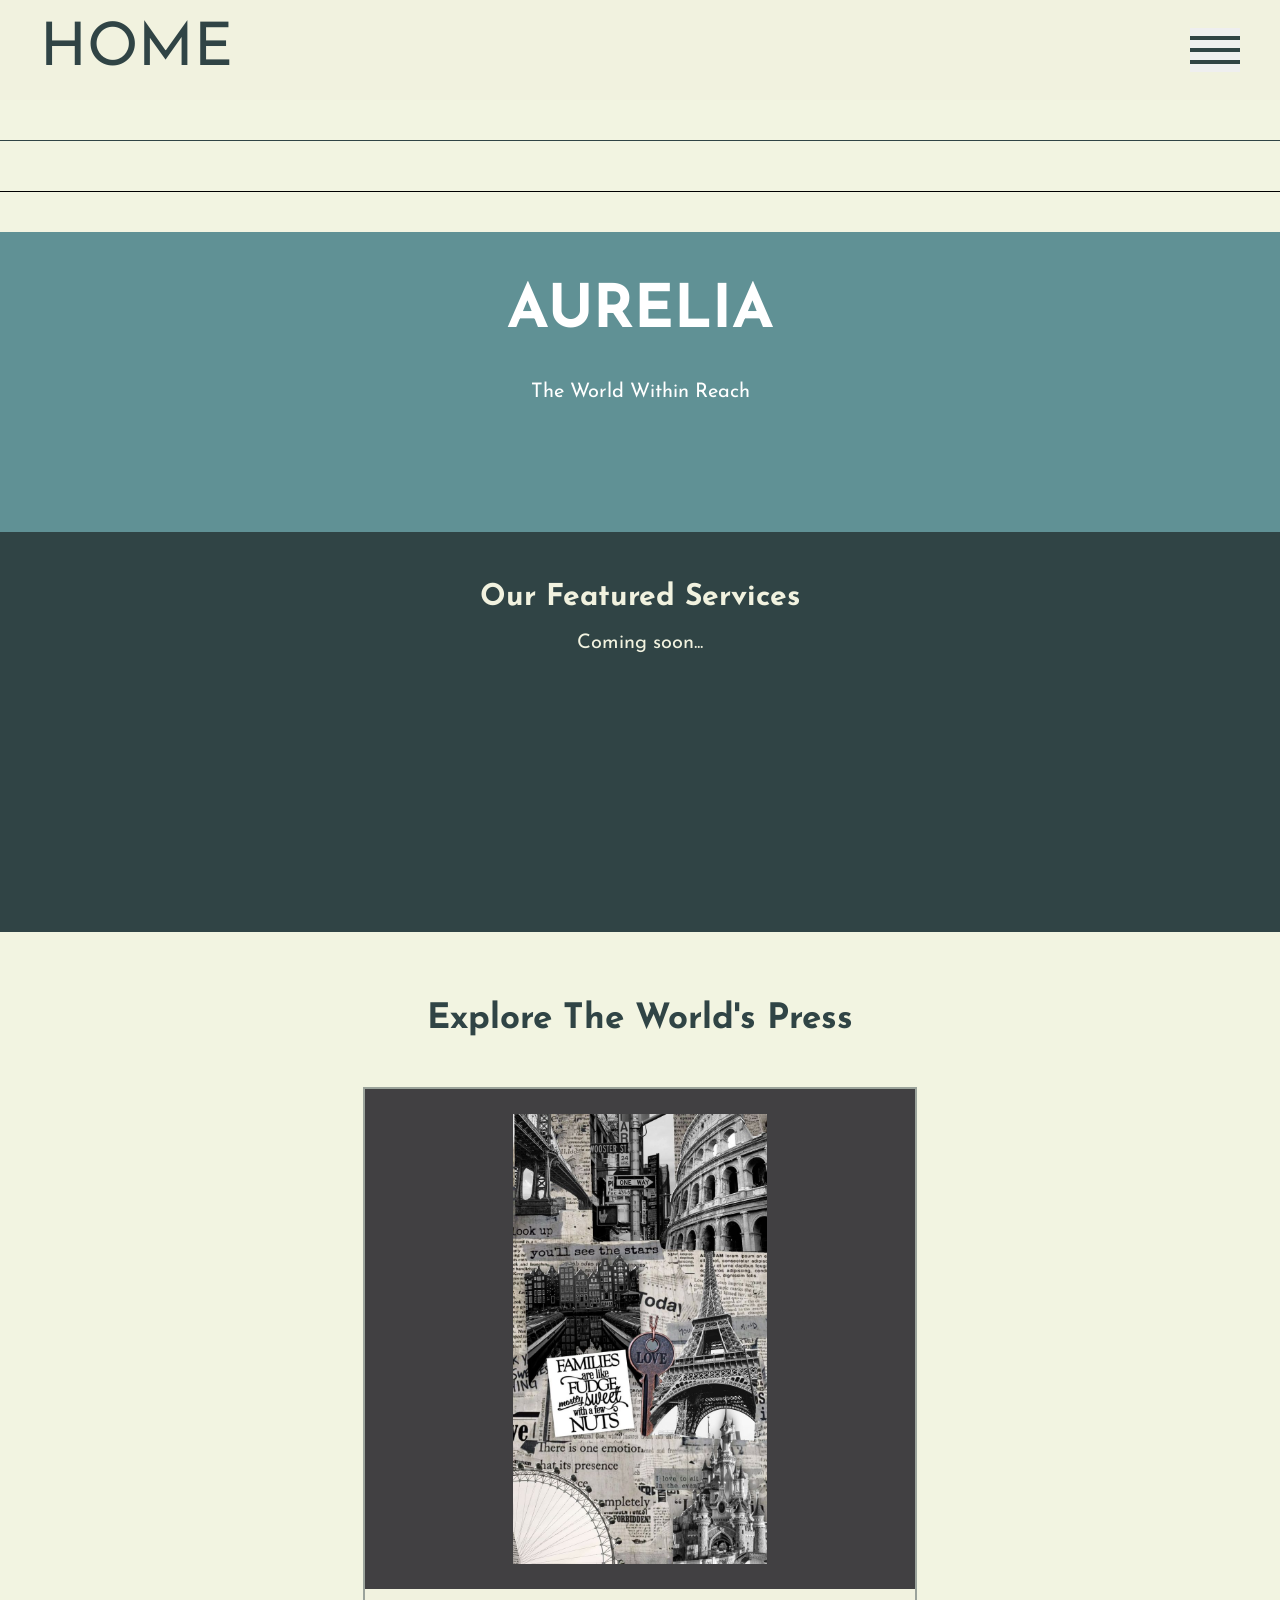
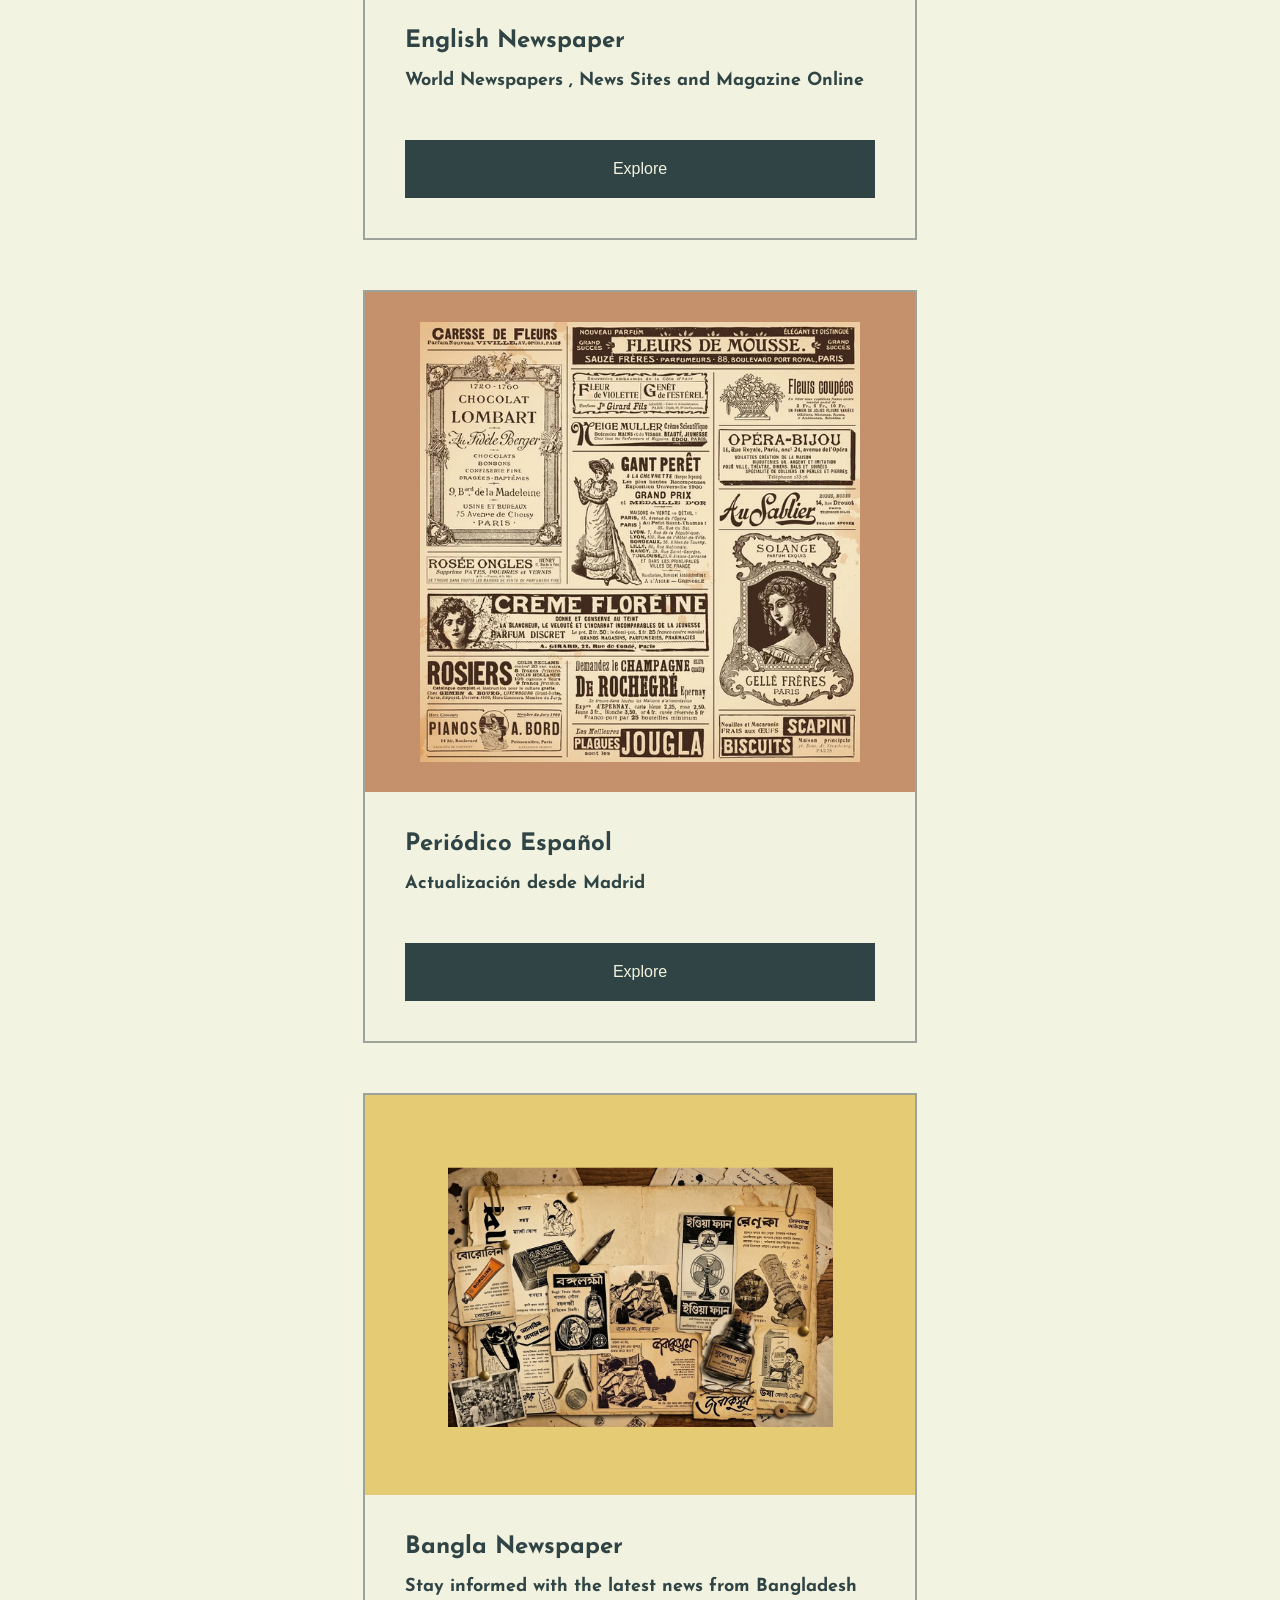
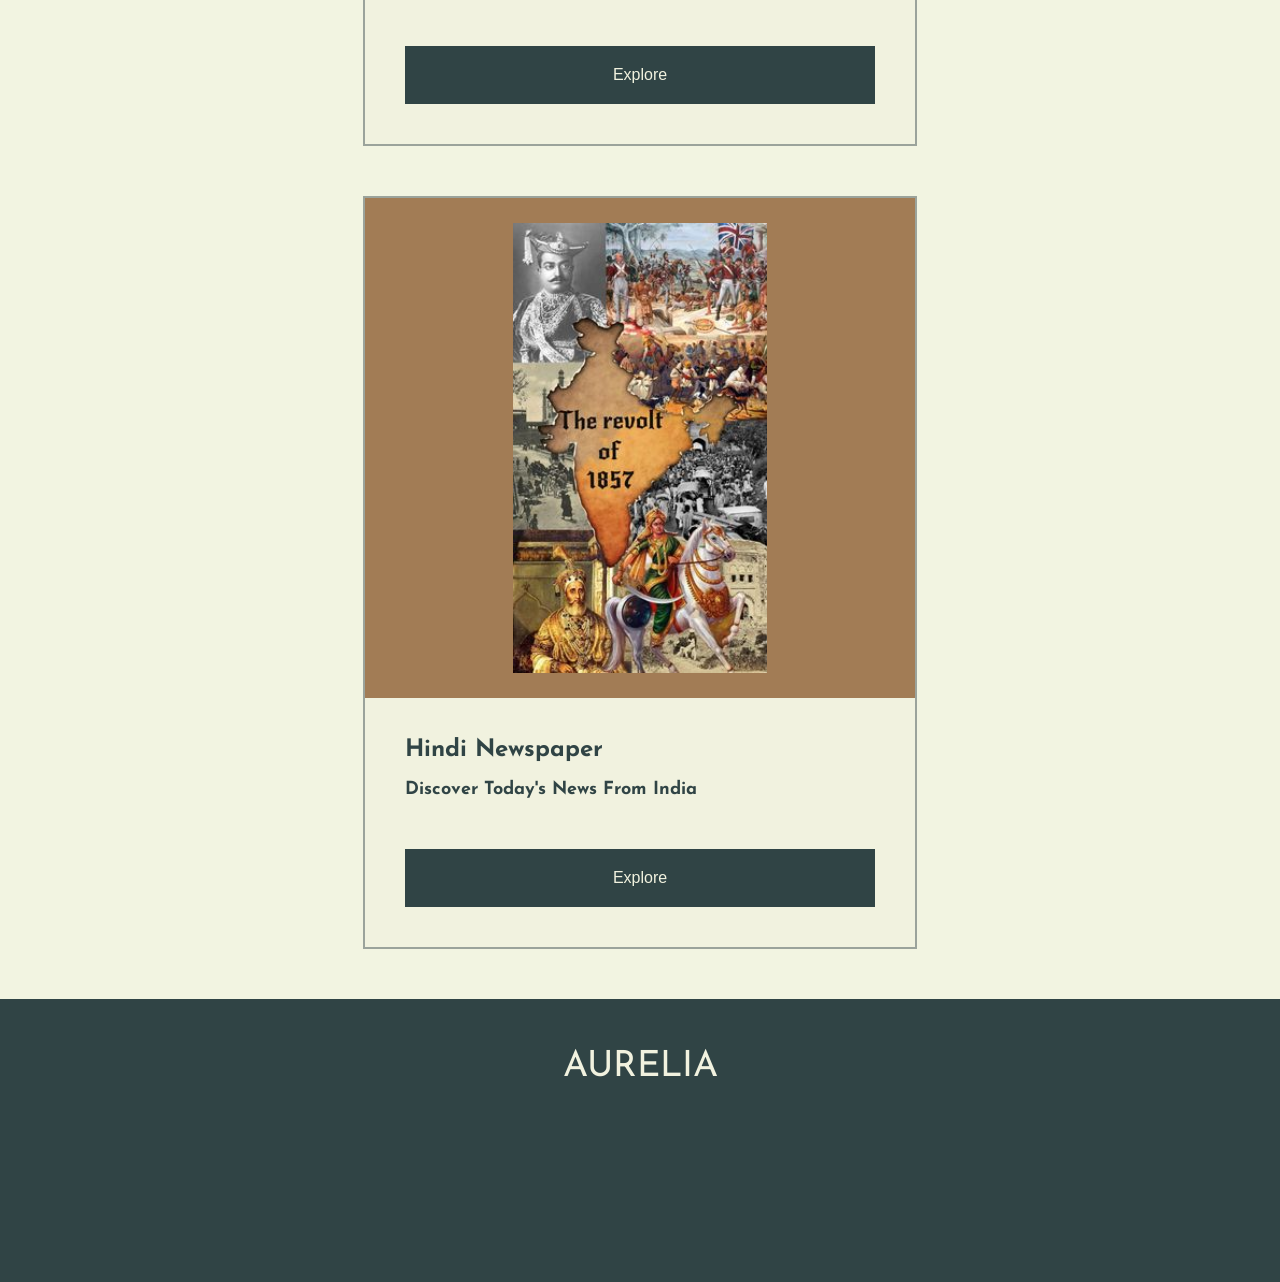
<file: index.html>
<!DOCTYPE html>
<html lang="en">

<head>
    <meta charset="UTF-8">
    <meta name="viewport" content="width=device-width, initial-scale=1.0">
    <link rel="stylesheet" href="./style.css">
</head>

<body>
    <div class="header">
        <div class="logo">HOME</div>
        <button class="menu-btn" onclick="openmenu()">
            <span></span>
            <span></span>
            <span></span>
        </button>
    </div>
    <div id="navMenu" class="nav-menu">
        <button class="close-btn" onclick="closemenu()">✕</button>
        <nav>
            <a href="index.html">Home</a>
            <a href="./about.html">About</a>
            <a href="#services" onclick="closemenu()">Services</a>
            <a href="./about.html">Contact</a>
        </nav>
    </div>
    <div class="line"></div>
    <div class="line2"></div>
    <div class="big-box">
        <h1>AURELIA</h1>
        <p>The World Within Reach</p>
    </div>
    <div class="big-box2" id="services">
        <h1>Our Featured Services</h1>
        <p>Coming soon...</p>
    </div>
    <div class="press-heading">
        <h1>Explore The World's Press</h1>
    </div>
    <div class="event-card first card">
        <div class="book-image">
            <img src="./assets/ENGLISH.jpg" alt="Book">
        </div>
        <div class="event-info">
            <h2>English Newspaper</h2>
            <h3>World Newspapers , News Sites and Magazine Online</h3>
            <button onclick="window.location.href='./english.html'">Explore</button>
        </div>
    </div>
    <div class="event-card second card">
        <div class="book-image">
            <img src="./assets/SPANISH.jpg" alt="Book">
        </div>
        <div class="event-info">
            <h2>Periódico Español</h2>
            <h3>Actualización desde Madrid</h3>
            <button onclick="window.location.href='./spanish.html'">Explore</button>
        </div>
    </div>
    <div class="event-card third card">
        <div class="book-image">
            <img src="./assets/BANGLA.png" alt="Book">
        </div>
        <div class="event-info">
            <h2>Bangla Newspaper</h2>
            <h3>Stay informed with the latest news from Bangladesh</h3>
            <button onclick="window.location.href='./bangla.html'">Explore</button>
        </div>
    </div>
    <div class="event-card fourth card">
        <div class="book-image">
            <img src="./assets/INDIA.jpg" alt="Book">
        </div>
        <div class="event-info">
            <h2>Hindi Newspaper</h2>
            <h3>Discover Today's News From India</h3>
            <button onclick="window.location.href='./hindi.html'">Explore</button>
        </div>
    </div>
    <div class="intro-box">
        <h1>AURELIA<br></h1>
        <p><br></p>
        <p><br></p>
    </div>

    <script>
        function openmenu() {
            document.getElementById("navMenu").style.transform = "translateX(0)";
        }
        function closemenu() {
            document.getElementById("navMenu").style.transform = "translateX(-100%)";
        }
    </script>
</body>

</html>
</file>
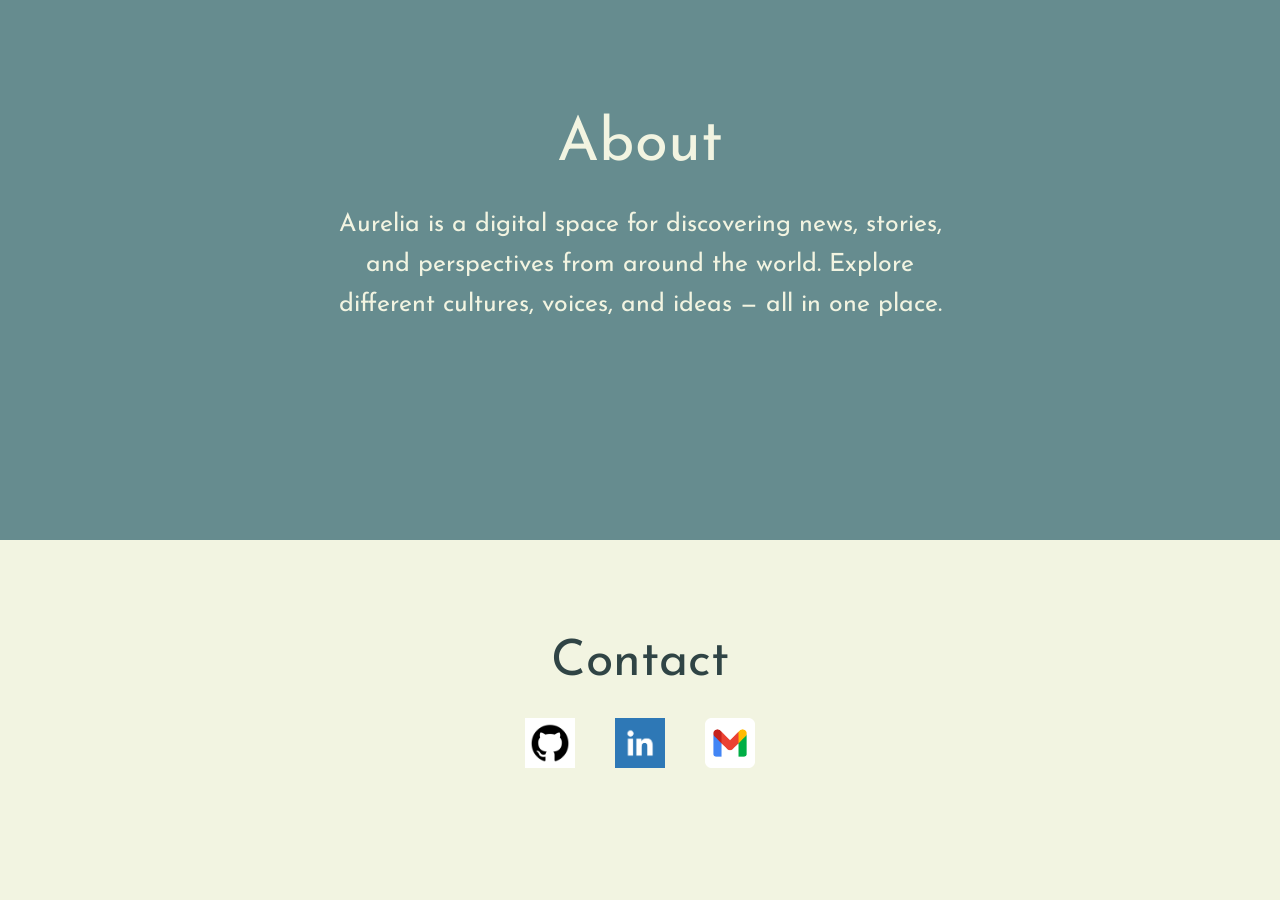
<file: about.html>
<!DOCTYPE html>
<html lang="en">

<head>
    <meta charset="UTF-8">
    <meta name="viewport" content="width=device-width, initial-scale=1.0">
    <link rel="stylesheet" href="./about.css">
    <title>Contact</title>
</head>

<body>

    <div class="intro-box">
        <h1>About </h1>
        <p>
             Aurelia is a digital space for discovering news, stories,
        and perspectives from around the world. Explore different
        cultures, voices, and ideas — all in one place.
        </p>

    </div>

    <div class="bottom-section">
        <h1>Contact</h1>
        <div class="social-logos">

            <a href="https://github.com/tahmeedahmed06-pixel" target="_blank">
                <img src="./assets/github.jpg" alt="GitHub">
            </a>

            <a href="https://www.linkedin.com/in/tahmeed-ahmed-57baba32b" target="_blank">
                <img src="./assets/linkedin.png" alt="LinkedIn">
            </a>
             <a href="mailto:tahmeedahmed06@gmail.com" target="_blank">
                <img src="./assets/gmail.png" alt="LinkedIn">
            </a>

        </div>
        <p></p>
    </div>

</body>

</html>
</file>
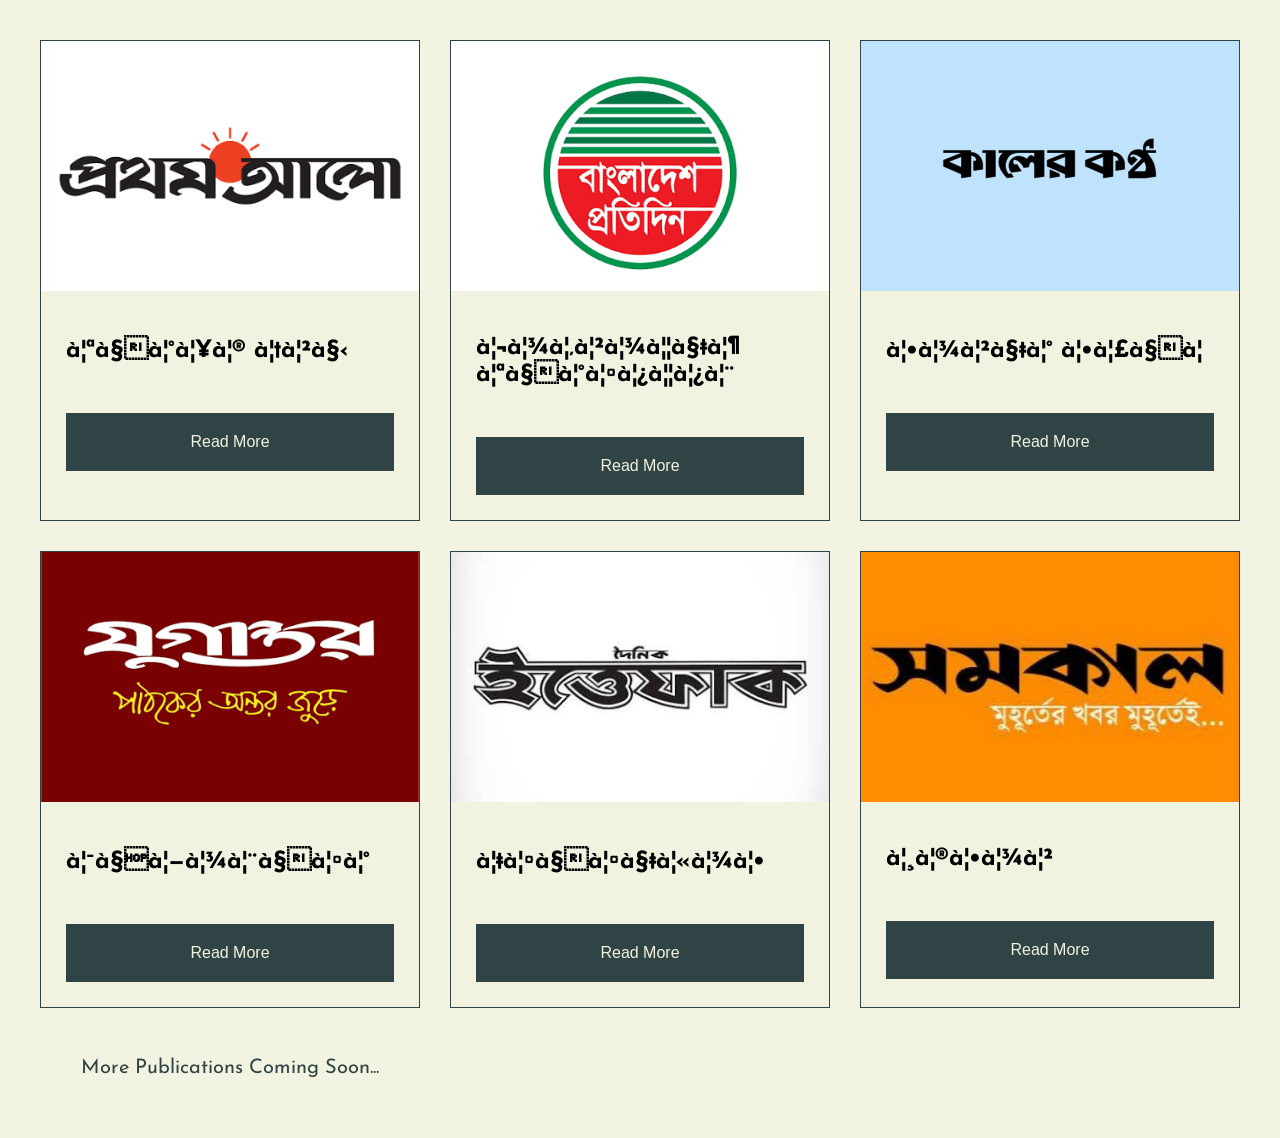
<file: bangla.html>
<!DOCTYPE html>
<html lang="en">

<head>
    <meta charset="" UTF-8">
    <meta name="viewport" content="width=device-width,initial-scale=1.0">
    <link rel="stylesheet" href="./page2.css">
</head>

<body>
    <div class="newspaper-grid">
        <div class="newspaper-card">
            <div class="newspaper-image">
                <img src="./assets/prothom.png" alt="Newspaper">
            </div>
            <div class="newspaper-info">
                <h2>প্রথম আলো</h2>
                <button onclick="window.open('https://www.prothomalo.com/', '_blank')">Read More</button>
            </div>
        </div>
        <div class="newspaper-card">
            <div class="newspaper-image">
                <img src="./assets/protidin.png" alt="Newspaper">
            </div>
            <div class="newspaper-info">
                <h2>বাংলাদেশ প্রতিদিন</h2>
                <button onclick="window.location.href='https://www.bd-pratidin.com/'">Read More</button>
            </div>
        </div>
        <div class="newspaper-card">
            <div class="newspaper-image">
                <img src="./assets/kantho.webp" alt="Newspaper">
            </div>
            <div class="newspaper-info">
                <h2>কালের কণ্ঠ</h2>

                <button onclick="window.open('https://www.kalerkantho.com/', '_blank')">Read More</button>
            </div>
        </div>
        <div class="newspaper-card">
            <div class="newspaper-image">
                <img src="./assets/jugantor.png" alt="Newspaper">
            </div>
            <div class="newspaper-info">
                <h2>যুগান্তর</h2>

                <button onclick="window.open('https://www.jugantor.com/', '_blank')">Read More</button>
            </div>
        </div>
        <div class="newspaper-card">
            <div class="newspaper-image">
                <img src="./assets/ittefaq.jpg" alt="Newspaper">
            </div>
            <div class="newspaper-info">
                <h2>ইত্তেফাক</h2>

                <button onclick="window.open('https://www.ittefaq.com.bd/', '_blank')">Read More</button>
            </div>
        </div>
        <div class="newspaper-card">
            <div class="newspaper-image">
                <img src="./assets/somokal.jpg" alt="Newspaper">
            </div>
            <div class="newspaper-info">
                <h2>সমকাল</h2>

                <button onclick="window.open('https://www.samakal.com/', '_blank')">Read More</button>
            </div>
        </div>
        <p class="ending">More Publications Coming Soon...</p>
</body>
</file>
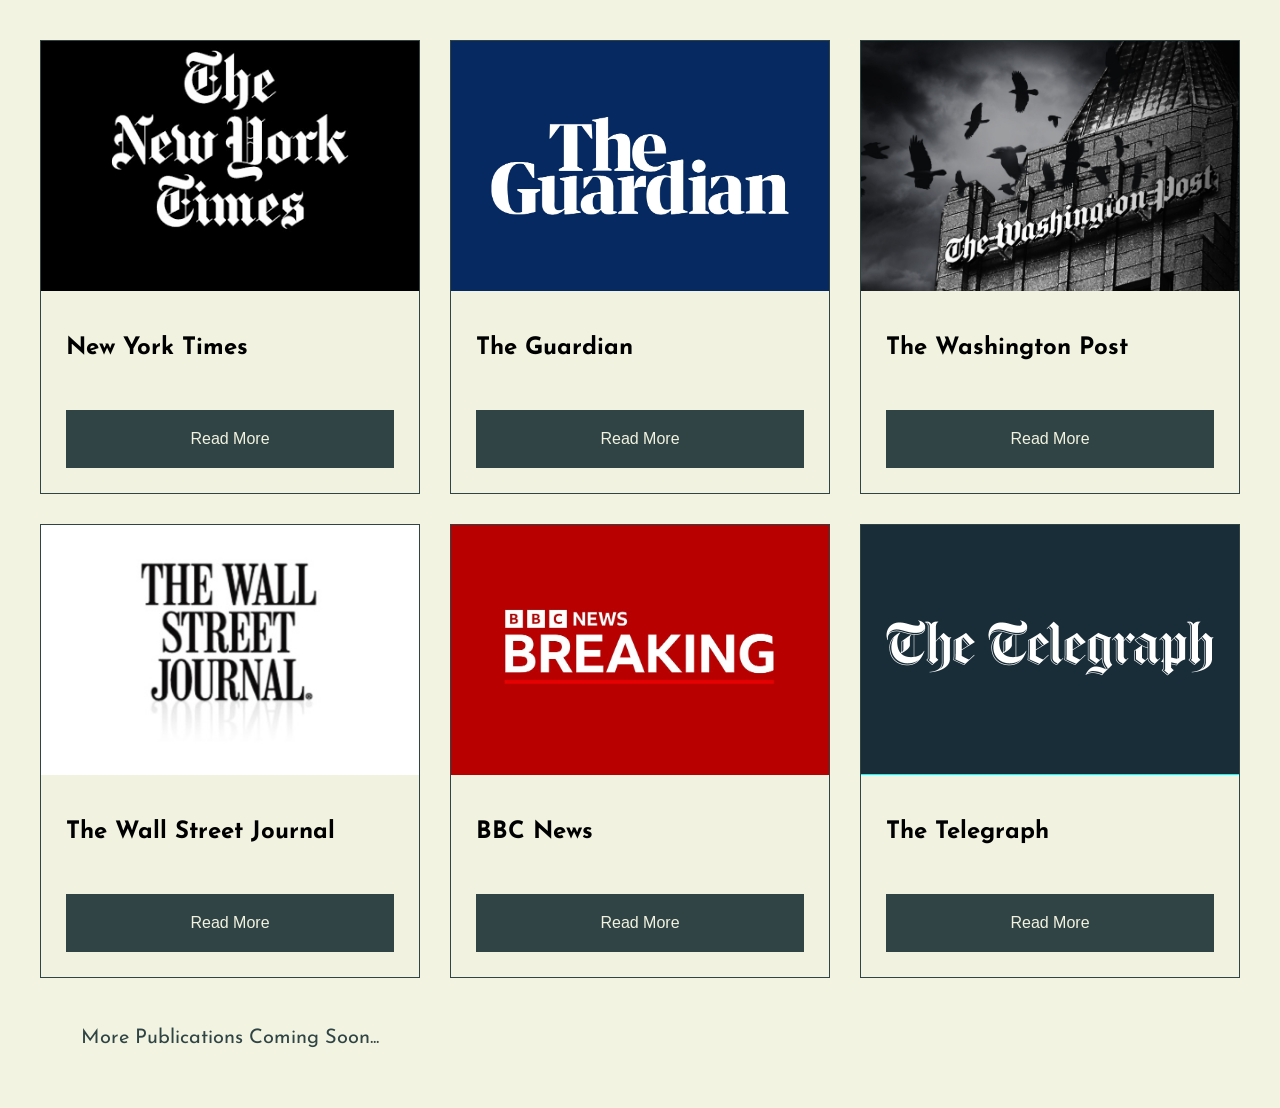
<file: english.html>
<!DOCTYPE html>
<html lang="en">

<head>
    <meta charset="" UTF-8">
    <meta name="viewport" content="width=device-width,initial-scale=1.0">
    <link rel="stylesheet" href="./page2.css">
</head>

<body>
    <div class="newspaper-grid">
        <div class="newspaper-card">
            <div class="newspaper-image">
                <img src="./assets/newyork.png" alt="Newspaper">
            </div>
            <div class="newspaper-info">
                <h2>New York Times</h2>
                <button onclick="window.open('https://www.nytimes.com/', '_blank')">Read More</button>
            </div>
        </div>
        <div class="newspaper-card">
            <div class="newspaper-image">
                <img src="./assets/guardian.jpg" alt="Newspaper">
            </div>
            <div class="newspaper-info">
                <h2>The Guardian</h2>
                <button onclick="window.location.href='https://www.theguardian.com/'">Read More</button>
            </div>
        </div>
        <div class="newspaper-card">
            <div class="newspaper-image">
                <img src="./assets/washington.jpg" alt="Newspaper">
            </div>
            <div class="newspaper-info">
                <h2>The Washington Post</h2>

                <button onclick="window.open('https://www.washingtonpost.com/', '_blank')">Read More</button>
            </div>
        </div>
        <div class="newspaper-card">
            <div class="newspaper-image">
                <img src="./assets/wall2.jpg" alt="Newspaper">
            </div>
            <div class="newspaper-info">
                <h2>The Wall Street Journal</h2>

                <button onclick="window.open('https://www.wsj.com/', '_blank')">Read More</button>
            </div>
        </div>
        <div class="newspaper-card">
            <div class="newspaper-image">
                <img src="./assets/bbc.jpg" alt="Newspaper">
            </div>
            <div class="newspaper-info">
                <h2>BBC News</h2>

                <button onclick="window.open('https://www.bbc.com/news', '_blank')">Read More</button>
            </div>
        </div>
        <div class="newspaper-card">
            <div class="newspaper-image">
                <img src="./assets/telegraph.png" alt="Newspaper">
            </div>
            <div class="newspaper-info">
                <h2>The Telegraph</h2>

                <button onclick="window.open('https://www.telegraph.co.uk/', '_blank')">Read More</button>
            </div>
        </div>
     <p class="ending">More Publications Coming Soon...</p>
</body>
</file>
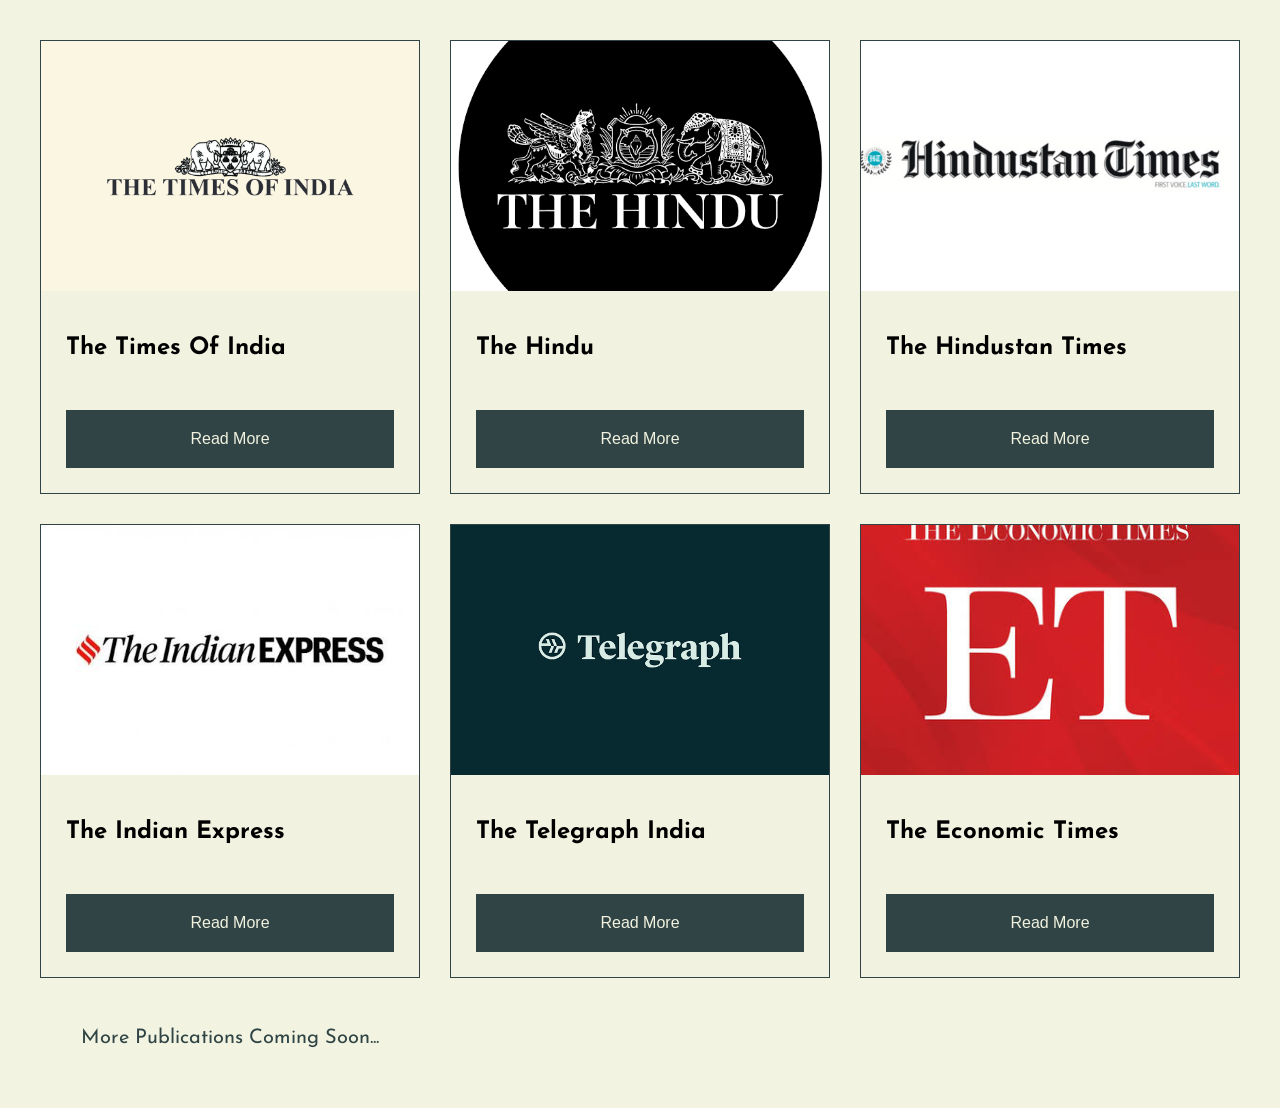
<file: hindi.html>
<!DOCTYPE html>
<html lang="en">

<head>
    <meta charset="" UTF-8">
    <meta name="viewport" content="width=device-width,initial-scale=1.0">
    <link rel="stylesheet" href="./page2.css">
</head>

<body>
    <div class="newspaper-grid">
        <div class="newspaper-card">
            <div class="newspaper-image">
                <img src="./assets/times.png" alt="Newspaper">
            </div>
            <div class="newspaper-info">
                <h2>The Times Of India</h2>
                <button onclick="window.open('https://www.timesofindia.indiatimes.com/', '_blank')">Read More</button>
            </div>
        </div>
        <div class="newspaper-card">
            <div class="newspaper-image">
                <img src="./assets/hindu.png" alt="Newspaper">
            </div>
            <div class="newspaper-info">
                <h2>The Hindu</h2>
                <button onclick="window.location.href='https://www.thehindu.com/'">Read More</button>
            </div>
        </div>
        <div class="newspaper-card">
            <div class="newspaper-image">
                <img src="./assets/hindustan.jpg" alt="Newspaper">
            </div>
            <div class="newspaper-info">
                <h2>The Hindustan Times</h2>

                <button onclick="window.open('https://www.hindustantimes.com/', '_blank')">Read More</button>
            </div>
        </div>
        <div class="newspaper-card">
            <div class="newspaper-image">
                <img src="./assets/indian.png" alt="Newspaper">
            </div>
            <div class="newspaper-info">
                <h2>The Indian Express</h2>

                <button onclick="window.open('https://www.indianexpress.com/', '_blank')">Read More</button>
            </div>
        </div>
        <div class="newspaper-card">
            <div class="newspaper-image">
                <img src="./assets/telegraphindia.png" alt="Newspaper">
            </div>
            <div class="newspaper-info">
                <h2>The Telegraph India </h2>

                <button onclick="window.open('https://www.telegraphindia.com/news', '_blank')">Read More</button>
            </div>
        </div>
        <div class="newspaper-card">
            <div class="newspaper-image">
                <img src="./assets/economic.jpg" alt="Newspaper">
            </div>
            <div class="newspaper-info">
                <h2>The Economic Times</h2>

                <button onclick="window.open('https://www.economictimes.indiatimes.com/', '_blank')">Read More</button>
            </div>
        </div>
        <p class="ending">More Publications Coming Soon...</p>
</body>
</file>
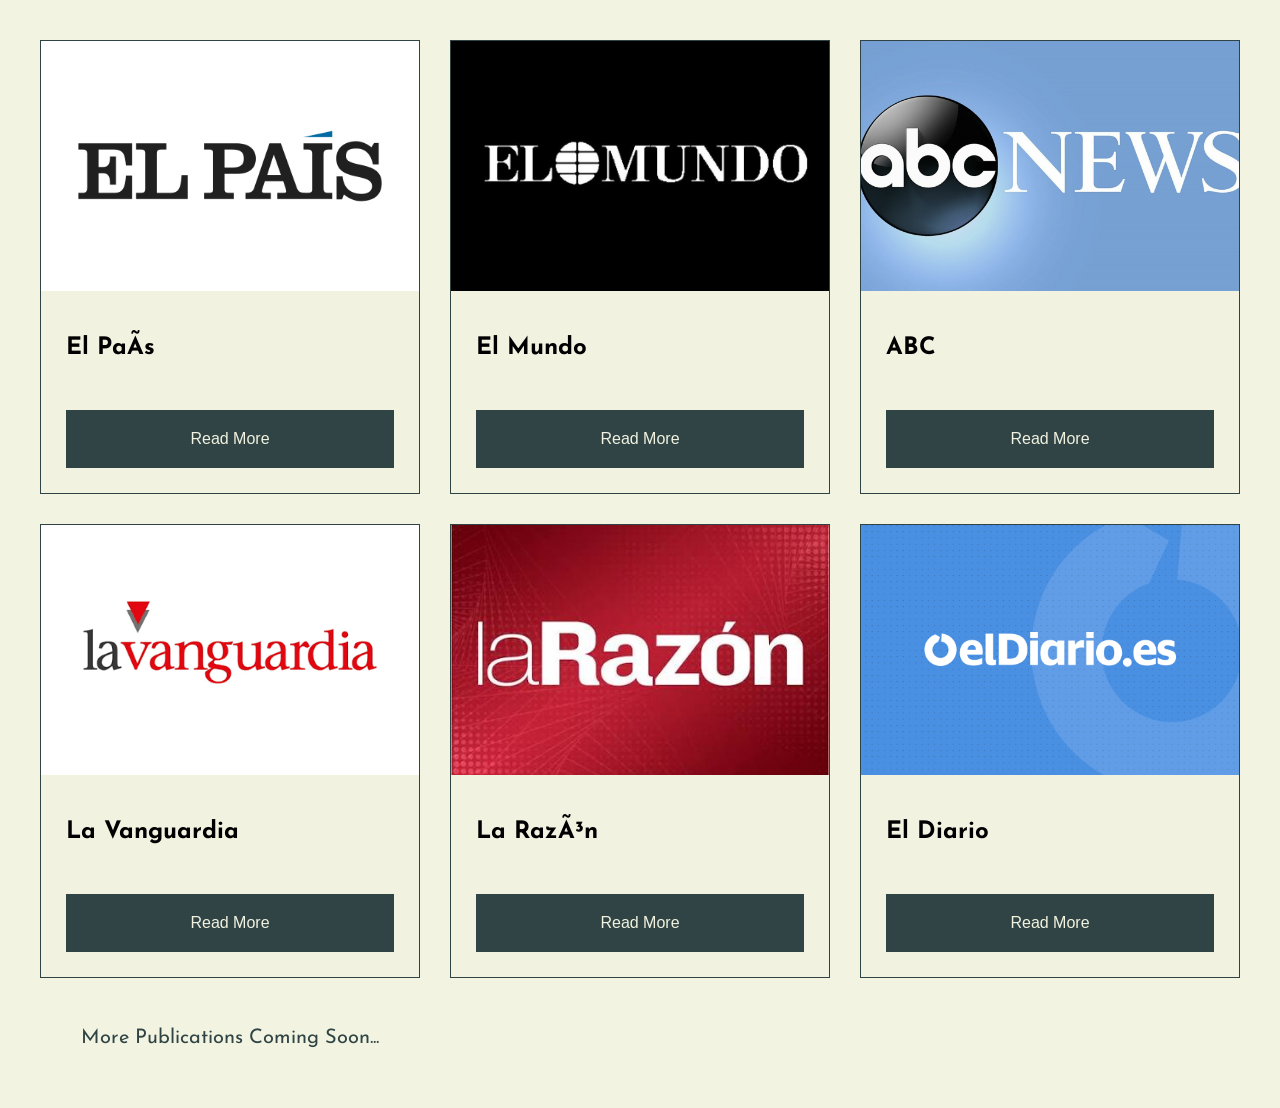
<file: spanish.html>
<!DOCTYPE html>
<html lang="en">

<head>
    <meta charset="" UTF-8">
    <meta name="viewport" content="width=device-width,initial-scale=1.0">
    <link rel="stylesheet" href="./page2.css">
</head>

<body>
    <div class="newspaper-grid">
        <div class="newspaper-card">
            <div class="newspaper-image">
                <img src="./assets/pais.png" alt="Newspaper">
            </div>
            <div class="newspaper-info">
                <h2>El País</h2>
                <button onclick="window.open('https://www.elpais.com/', '_blank')">Read More</button>
            </div>
        </div>
        <div class="newspaper-card">
            <div class="newspaper-image">
                <img src="./assets/mundo.jpg" alt="Newspaper">
            </div>
            <div class="newspaper-info">
                <h2>El Mundo</h2>
                <button onclick="window.location.href='https://www.elmundo.es/'">Read More</button>
            </div>
        </div>
        <div class="newspaper-card">
            <div class="newspaper-image">
                <img src="./assets/abc.jpg" alt="Newspaper">
            </div>
            <div class="newspaper-info">
                <h2>ABC</h2>

                <button onclick="window.open('https://www.abc.es/', '_blank')">Read More</button>
            </div>
        </div>
        <div class="newspaper-card">
            <div class="newspaper-image">
                <img src="./assets/vanguardia.png" alt="Newspaper">
            </div>
            <div class="newspaper-info">
                <h2>La Vanguardia</h2>

                <button onclick="window.open('https://www.lavanguardia.com/', '_blank')">Read More</button>
            </div>
        </div>
        <div class="newspaper-card">
            <div class="newspaper-image">
                <img src="./assets/razon.jpg" alt="Newspaper">
            </div>
            <div class="newspaper-info">
                <h2>La Razón</h2>

                <button onclick="window.open('https://www.larazon.com', '_blank')">Read More</button>
            </div>
        </div>
        <div class="newspaper-card">
            <div class="newspaper-image">
                <img src="./assets/diario.png" alt="Newspaper">
            </div>
            <div class="newspaper-info">
                <h2>El Diario</h2>

                <button onclick="window.open('https://www.eldiario.es/', '_blank')">Read More</button>
            </div>
        </div>
        <p class="ending">More Publications Coming Soon...</p>
</body>
</file>
<file: style.css>
@font-face {
    font-family: 'Josefin Sans';
    src: url("./assets/JosefinSans-VariableFont_wght.ttf");
}

body {
    font-family: 'Josefin Sans', sans-serif;
    margin: 0;
    padding: 0;
}

.header {
    height: 100px;
    background-color: #F1F2DF;
    display: flex;
    justify-content: space-between;
    align-items: center;
    padding: 0 40px;
    box-sizing: border-box;
}

.logo {
    font-size: 60px;
    color: #304445;
    line-height: 1;
}

.menu-btn {
    background-color: none;
    border: none;
    cursor: pointer;
    width: 50px;
    padding: 0;
}

.menu-btn span {
    display: block;
    height: 4px;
    background-color: #304445;
    margin: 8px 0;
}

.nav-menu {
    display: block;
    position: fixed;
    top: 0;
    left: 0;
    width: 300px;
    height: 100vh;
    z-index: 1000;
    background-color: #304445;
    padding: 60px;
    box-sizing: border-box;
    transform: translateX(-100%);
    transition: transform 0.3s ease;
}

.nav-menu nav {
    padding: 40px 0 0;
}

.nav-menu a {
    display: block;
    color: #F1F2DF;
    text-decoration: none;
    font-size: 40px;
    margin-bottom: 20px;
}

.close-btn {
    position: absolute;
    top: 15px;
    right: 20px;
    width: 50px;
    height: 50px;
    background: transparent;
    border: none;
    font-size: 40px;
    color: #F1F2DF;
    line-height: 50px;
    z-index: 1001;
    cursor: pointer;
}

body {
    margin: 0;
    background-color: #F2F4E1;
}

.line {
    width: 100%;
    height: 1px;
    background-color: #304445;
    ;
    margin-top: 40px;
}

.line2 {
    width: 100%;
    height: 1px;
    background-color: #000;
    margin-top: 50px;
}

.big-box {
    width: 100%;
    height: 300px;
    background-color: #609195;
    color: white;
   
}

.big-box2 {
    width: 100%;
    height: 400px;
    background-color: #304445;
    margin-top:0;
}

.big-box h1 {
    font-size: 60px;
    text-align: center;
    padding-top: 50px;
}

.big-box p {
    font-size: 20px;
    text-align: center;
    margin-top: 20px;
}

.big-box2 h1 {
    font-size: 30px;
    text-align: center;
    padding-top: 50px;
    color: #F1F2DF;
    margin-top: 0;
}

.big-box2 p {
    font-size: 20px;
    text-align: center;
    margin-top: 20px;
    color: #F1F2DF;
}

.press-heading {
    text-align : center ;
    margin-top :70px;
    margin-bottom:50px;
}
.press-heading h1{
    color : #304445;
    font-size : 35px;
}
.event-card {
    width: 80%;
    max-width: 550px;
    margin: 50px auto;
    border: 2px solid #9ba39b;
    background-color: #F1F2DF;
    margin-top: 10px;
}

.event-card.third .book-image {
    background-color: #e6cb75
}

.event-card.first .book-image {
    background-color: #414042
}

.event-card.fourth .book-image {
    background-color: #A27C55
}
.event-card.second .book-image {
    background-color : #c4916c
}
.book-image {
    height: 500px;
    background-color: #514F5E;
    display: flex;
    justify-content: center;
    align-items: center;
}
.event-card.third .book-image {
    height : 400px;
}
.event-card.third .book-image img {
    width: 70%;
    height : 100%;
    object-fit :contain;
}

.book-image img {
    width: 80%;
    height: 90%;
    object-fit: contain;
}

.event-info {
    padding: 40px;
}

.event-info h2 {
    color: #304445;
    font-size: 24px;
    margin: 0;
}

.event-info h3 {
    color: #304445;
    font-size: 18px;
}

.event-info button {
    display: block;
    width: 100%;
    margin-top: 50px;
    padding: 20px;
    background-color: #304445;
    color: #F1F2DF;
    text-align: center;
    border: none;
    font-size: 16px;
}

.intro-box {
    width: 100%;
    background-color: #304445;
    text-align: center;
    padding: 50px 0;
    color: #F1F2DF;
}

.intro-box h1 {
    font-size: 36px;
    font-weight: normal;
    margin: 0 0 30px;
}

.intro-box p {
    font-size: 24px;
    line-height: 1.4;
    margin: 25px 0;
}
@media (max-width: 768px) {

    .event-card.third .book-image {
        height: 200px;
    }

    .event-card.second .book-image {
        height: 300px;
    }


}
</file>
<file: about.css>
@font-face {
    font-family: 'Josefin Sans';
    src: url("./assets/JosefinSans-VariableFont_wght.ttf");
}

body {
    font-family: 'Josefin Sans', sans-serif;
    margin: 0;
    padding: 0;
}

.intro-box {
    height: 60vh;
    background-color: #668C8F;
    display: flex;
    flex-direction: column;
    justify-content: center;
    align-items: center;
    box-sizing: border-box;
    padding-bottom: 100px;
}

.intro-box h1 {
    font-size: 60px;
    font-weight: normal;
    color: #F2F4E1;
    margin: 0 0 30px;
    text-align: center;
}
.intro-box p{
    max-width : 650px;
    font-size:25px;
    line-height : 1.6;
    text-align: center;
    margin : 0;
    color : #F2F4E1;

}
.social-logos {
    display: flex;
    gap: 40px;
    justify-content: center;
    align-items: center;
}

.social-logos img {
    width: 50px;
    height: 50px;
    object-fit: contain;
}

.bottom-section {
    height: 40vh;
    background-color: #F2F4E1;
    display: flex;
    flex-direction : column;
    justify-content: center;
    align-items: center;
    text-align: center;
    box-sizing: border-box;
}

.bottom-section h1 {
    color: #304445;
    font-size: 50px;
    font-weight: normal;
    margin: 0 0 30px;
}
</file>
<file: page2.css>
@font-face {
    font-family: 'Josefin Sans';
    src: url("./assets/JosefinSans-VariableFont_wght.ttf");
}

body {
    font-family: 'Josefin Sans', sans-serif;
    margin: 0;
    padding: 0;
}

body {
    margin: 0;
    background-color: #F2F4E1;
}

.newspaper-grid {
    display: grid;
    grid-template-columns: repeat(3 ,1fr);
    gap: 30px;
    padding: 40px;
}

.newspaper-card {
    width: 100%;
    box-sizing: border-box;
    border: 1px solid #304445;
    background-color: #F1F2DF;
}

.newspaper-image {
    height: 250px;
    background-color: #4B4F5C;
    display: flex;
    justify-content: center;
    align-items: center;
}

.newspaper-image img {
    width: 100%;
    height: 100%;
    object-fit: cover;
}

.newspaper-info {
    padding: 25px;
}

.newspaper-info a {
    display: block;
    margin-top: 20px;
    padding: 10px;
    background-color: #304445;
    color: #F1F2DF;
    text-align: center;
    text-decoration: none;
}

.newspaper-info button {
    display: block;
    width: 100%;
    margin-top: 50px;
    padding: 20px;
    background-color: #304445;
    color: #F1F2DF;
    text-align: center;
    border: none;
    font-size: 16px;
}
.ending {
    font-size:20px;
    text-align : center;
    font-weight :normal;
    color : #304445;
}
@media (max-width: 768px) {

    .newspaper-grid {
        grid-template-columns: 1fr;
        gap: 25px;
        padding: 20px;
    }

    .newspaper-card {
        width: 100%;
    }

    .newspaper-image {
        height: 300px;
    }

    .newspaper-image img {
        width: 100%;
        height: 100%;
        object-fit: contain;
    }
}
</file>
